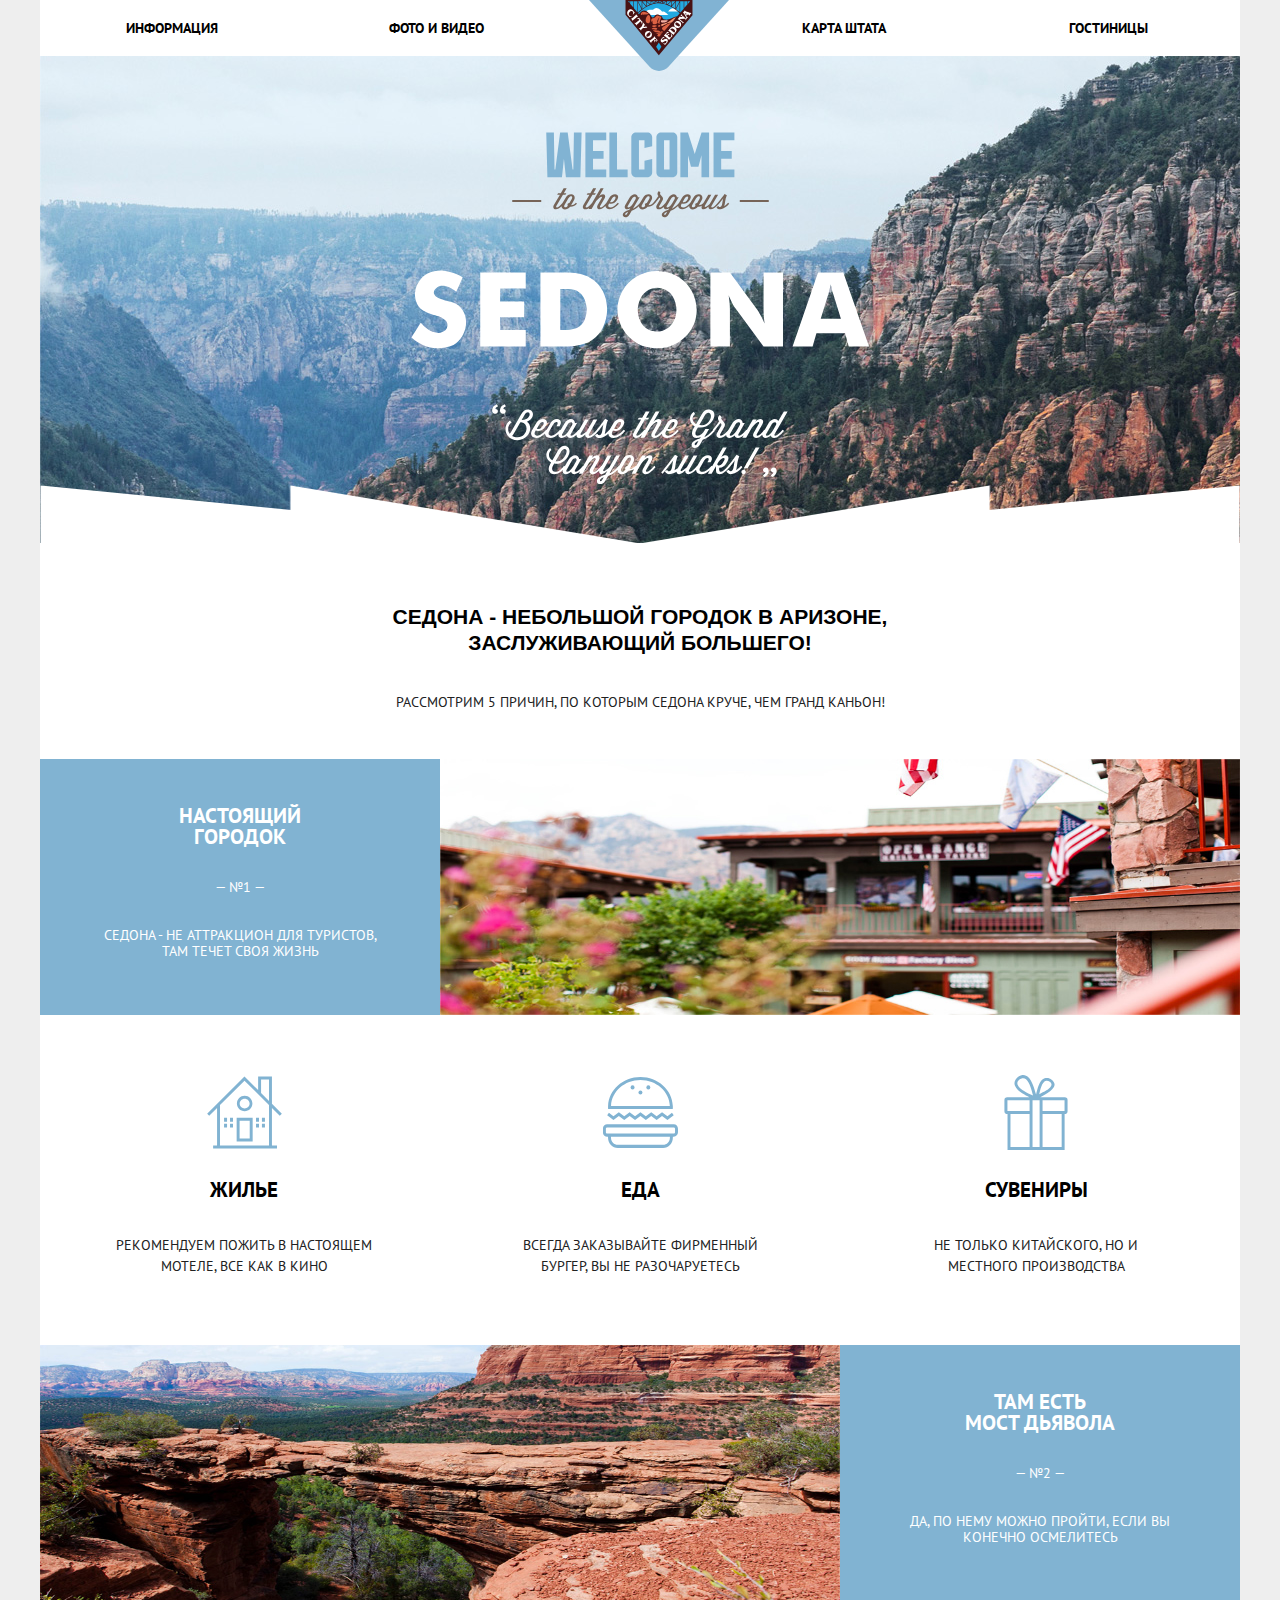
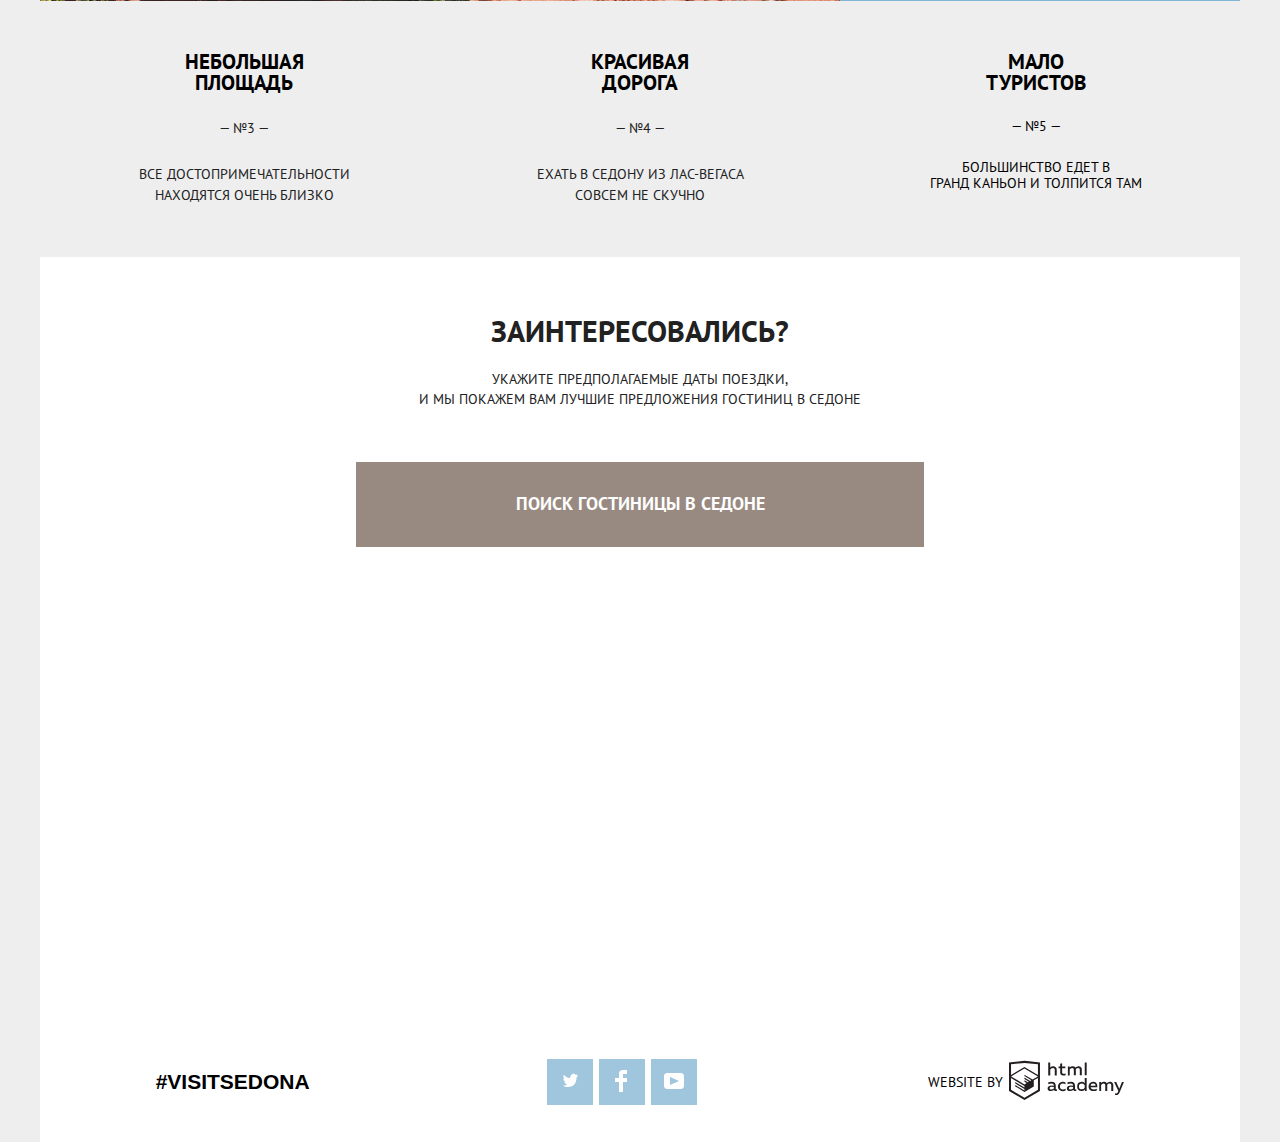
<file: index.html>
<!DOCTYPE html>
<html lang="ru">

<head>
  <meta charset="utf-8">
  <title>HTML Academy: проект Седона index</title>
  <link href="https://fonts.googleapis.com/css?family=PT+Sans:400,700,700i&amp;subset=cyrillic" rel="stylesheet">
  <link href="css/normalize.css" rel="stylesheet">
  <link href="css/styles.css" rel="stylesheet">
</head>

<body>
  <header class="main-header">
    <nav class="header-nav">
      <div class="img-logo">
        <a class="img-link" href="index.html">
          <img src="img/logo-sedona.svg" width="140" height="71" alt="Логотип Sedona Town">
        </a>
      </div>
      <ul class="site-nav">
        <li>
          <a href="#">информация</a>
        </li>
        <li>
          <a href="#">фото и видео</a>
        </li>
        <li class="nav-pos-offset">
          <a href="#">карта штата</a>
        </li>
        <li>
          <a href="hotels.html">гостиницы</a>
        </li>
      </ul>
    </nav>

    <div class="back-pic">
      <img class="intro-center" src="img/intro-welcome.svg" width="459" height="353" alt="приглашение">
      <div class="dent-field">
        <img src="img/polygon-sedona.png" width="1200" height="59" alt="зубчатая заставка">
      </div>
    </div>
    <div class="announce-block">
      <p class="announce-first">
        седона - небольшой городок в аризоне,<br>
        заслуживающий большего!
      </p>
      <p class="announce-second">рассмотрим 5 причин, по которым седона круче, чем гранд каньон!</p>
    </div>
  </header>

  <main class="container">
    <h1 class="visually-hidden">Достопримечательности и преимущества Седоны</h1>

    <section class="advantages">
      <ul>
        <li class="advantages-list">
          <div class="advantages-box">
            <p class="adv-box-1">настоящий<br>городок</p>
            <p class="adv-box-2">&mdash; №1 &mdash;</p>
            <p class="adv-box-3">седона - не аттракцион для туристов,<br>там течет своя жизнь</p>
          </div>
          <img src="img/layer-10.jpg" width="800" height="256" alt="вид на здания">
        </li>

        <li class="advantages-list">
          <div class="advantages-details icon-block">
            <img class="adv-icon" src="img/icon-1.svg" width="75" height="75" alt="эмблема домика">
            <p class="adv-head adv-head-text">жилье</p>
            <p class="adv-comment adv-comment-text">рекомендуем пожить в настоящем<br>мотеле, все как в кино</p>
          </div>
          <div class="advantages-details icon-block">
            <img class="adv-icon" src="img/icon-3.svg" width="75" height="75" alt="эмблема еды">
            <p class="adv-head adv-head-text">еда</p>
            <p class="adv-comment adv-comment-text">всегда заказывайте фирменный<br>бургер, вы не разочаруетесь</p>
          </div>
          <div class="advantages-details icon-block">
            <img class="adv-icon" src="img/icon-2.svg" width="75" height="75" alt="эмблема подарка">
            <p class="adv-head adv-head-text">сувениры</p>
            <p class="adv-comment adv-comment-text">не только китайского, но и<br>местного производства</p>
          </div>
        </li>

        <li class="advantages-list">
          <img src="img/layer-5.jpg" width="800" height="256" alt="карниз в горах">
          <div class="advantages-box">
            <p class="adv-box-1">там есть<br>мост дьявола</p>
            <p class="adv-box-2">&mdash; №2 &mdash;</p>
            <p class="adv-box-3">да, по нему можно пройти, если вы<br>конечно осмелитесь</p>
          </div>
        </li>

        <li class="addition-adv advantages-list">
          <div class="advantages-details">
            <p class="environ-head adv-head-text">небольшая площадь</p>
            <p class="environ-text adv-comment-text">&mdash; №3 &mdash;</p>
            <p class="environ-text adv-comment-text">все достопримечательности<br>находятся очень близко</p>
          </div>
          <div class="advantages-details">
            <p class="environ-head adv-head-text">красивая дорога</p>
            <p class="environ-text adv-comment-text">&mdash; №4 &mdash;</p>
            <p class="environ-text adv-comment-text">ехать в седону из лас-вегаса<br>совсем не скучно</p>
          </div>
          <div class="advantages-details">
            <p class="environ-head adv-head-text">мало туристов</p>
            <p class="environ-text adv-comm-text">&mdash; №5 &mdash;</p>
            <p class="environ-text adv-comm-text">большинство едет в<br>гранд каньон и толпится там</p>
          </div>
        </li>
      </ul>
    </section>

    <section class="interest">
      <h2 class="visually-hidden">дата поездки и состав гостей</h2>
      <div class="interest-box">
        <b>заинтересовались?</b>
        <span>укажите предполагаемые даты поездки,<br>и мы покажем вам лучшие предложения гостиниц в седоне</span>
      </div>
      <div class="hotel-find-interest">
        <h3 class="legend-title">поиск гостиницы в седоне</h3>
        <iframe class="choice-block"
          src="https://www.google.com/maps/embed?pb=!1m18!1m12!1m3!1d1545815.2765765318!2d-112.43998243826746!3d34.39044706526593!2m3!1f0!2f0!3f0!3m2!1i1024!2i768!4f13.1!3m3!1m2!1s0x872da132f942b00d%3A0x5548c523fa6c8efd!2z0KHQtdC00L7QvdCwLCDQkNGA0LjQt9C-0L3QsCA4NjMzNiwg0KHQqNCQ!5e0!3m2!1sru!2sru!4v1553452558633"
          width="1200" height="450" style="border:0" allowfullscreen></iframe>
        <form class="choice-form modal-form" action="https://echo.htmlacademy.ru" method="get">
          <div class="box-input">
            <label for="date-in">дата заезда:</label>
            <div class="input-date-block">
              <input type="text" name="date-in" id="date-in" placeholder="24 апреля" required>
              <img src="img/calendar.svg" width="21" height="22" alt="календарик">
            </div>
            <label for="date-out">дата выезда:</label>
            <div class="input-date-block">
              <input type="text" name="date-out" id="date-out" placeholder="4 июля" required>
              <img src="img/calendar.svg" width="21" height="22" alt="календарик">
            </div>
            <p class="adult-label">взрослые:</p>
            <div class="count-fields-input">
              <button class="button-sign">-</button>
              <input type="number" class="adult-input" name="adult" placeholder="2" required>
              <button class="button-sign">+</button>
            </div>
            <p class="child-label">дети:</p>
            <div class="count-fields-input">
              <button class="button-sign">-</button>
              <input type="number" class="child-input" name="children" placeholder="0" required>
              <button class="button-sign">+</button>
            </div>
          </div>
          <input type="submit" class="hotel-form-send" value="найти">
        </form>
      </div>
    </section>
  </main>

  <footer class="main-footer">
    <p class="visit-box topic-style">#visitsedona</p>
    <ul class="social-block">
      <li class="social-box">
        <a class="social-button b-twitter" href="#">
          <img src="img/twitter.svg" width="17" height="15" alt="твиттер">
        </a>
      </li>
      <li class="social-box">
        <a class="social-button b-facebook" href="#">
          <svg xmlns="http://www.w3.org/2000/svg" width="12" height="22" viewBox="0 0 12 22">
            <path fill="rgba(255, 255, 255, 1)" d="M12 4V0H8a4 4 0 0 0-4 4v4H0v4h4v10h4V12h4V8H8V4h4z" />
          </svg>
        </a>
      </li>
      <li class="social-box">
        <a class="social-button b-youtube" href="#">
          <svg xmlns="http://www.w3.org/2000/svg" xmlns:xlink="http://www.w3.org/1999/xlink" width="20" height="16"
            viewBox="0 0 20 16">
            <path fill="rgba(255, 255, 255, 1)" d="M17 0H3C1.35 0 0 1.35
           0 3v10c0 1.65 1.35 3 3 3h14c1.65 0 3-1.35 3-3V3c0-1.65-1.35-3-3-3zM6.027 11.998V4.002L15.014
           8l-8.987 3.998z" />
          </svg>
        </a>
      </li>
    </ul>
    <div class="copyright-block">
      <p class="web-box">website by</p>
      <a class="copyright-box" href="https://htmlacademy.ru">
        <img src="img/logo-htmlacademy.svg" width="115" height="41" alt="htmlacademy">
      </a>
    </div>
  </footer>

  <script src="js/popup.js"></script>

</body>
</html>
</file>
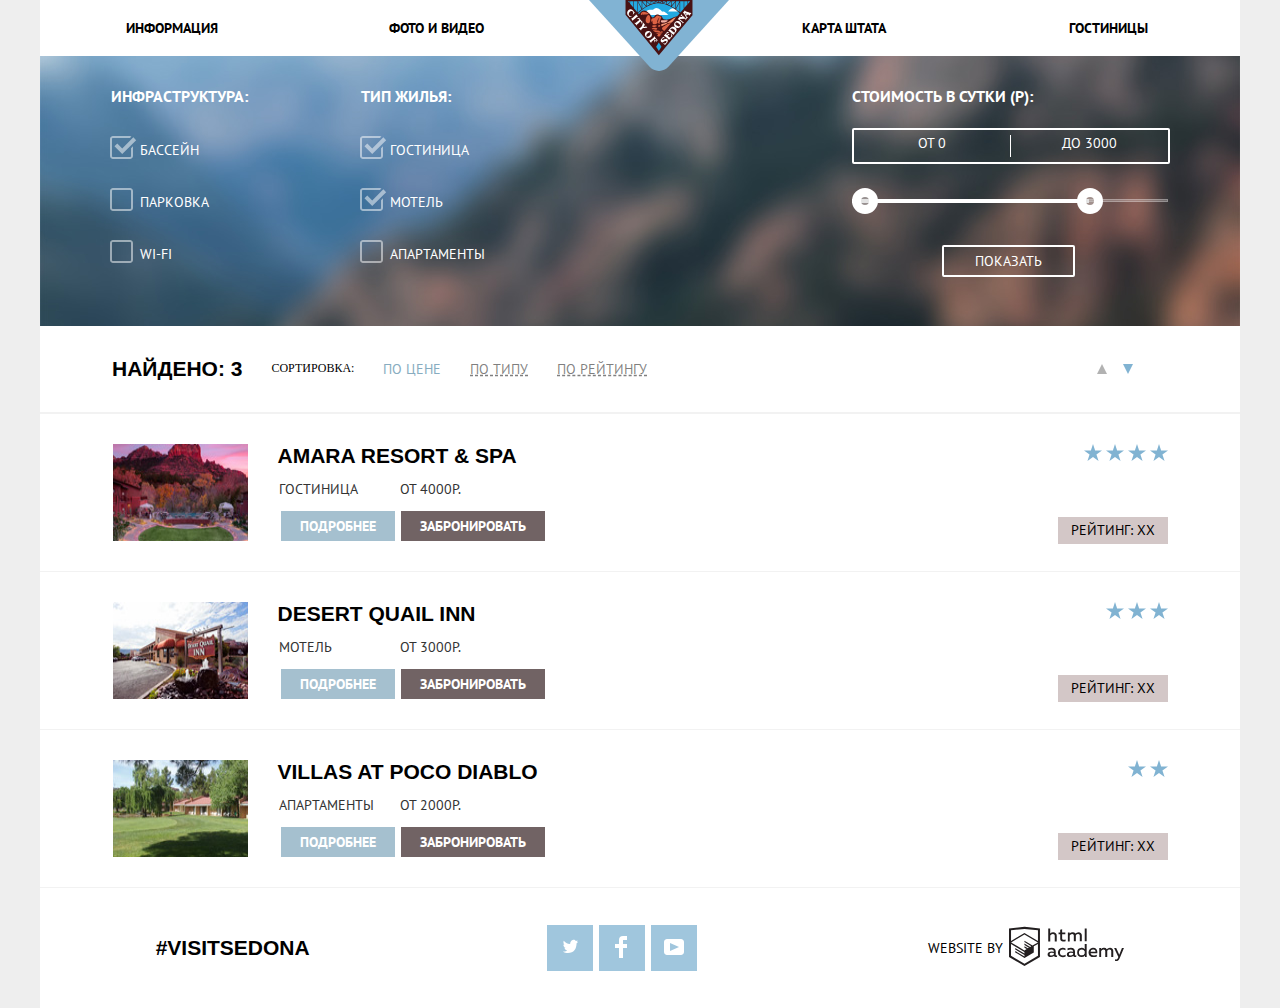
<file: hotels.html>
<!DOCTYPE html>
<html lang="ru">

<head>
  <meta charset="utf-8">
  <title>HTML Academy: проект Седона hotels</title>
  <link href="https://fonts.googleapis.com/css?family=PT+Sans:400,700,700i&amp;subset=cyrillic" rel="stylesheet">
  <link href="css/normalize.css" rel="stylesheet">
  <link href="css/styles.css" rel="stylesheet">
</head>

<body>
  <header class="inner-header">
    <nav class="header-nav">
      <div class="img-logo">
        <a class="img-link" href="index.html">
          <img src="img/logo-sedona.svg" width="140" height="71" alt="Логотип Sedona Town">
        </a>
      </div>
      <ul class="site-nav">
        <li>
          <a href="#">информация</a>
        </li>
        <li>
          <a href="#">фото и видео</a>
        </li>
        <li class="nav-pos-offset">
          <a href="#">карта штата</a>
        </li>
        <li>
          <a href="hotels.html">гостиницы</a>
        </li>
      </ul>
    </nav>
  </header>

  <main class="container">
    <h1 class="visually-hidden">Sedona Town</h1>
    <section class="objects-for-interest">
      <h2 class="visually-hidden">выбранные объекты</h2>
      <form class="choice-interest" action="https://echo.htmlacademy.ru" method="post">
        <fieldset class="infrastructure-block">
          <p>инфраструктура:</p>
          <ul class="infrastructure-list">
            <li>
              <label class="checkbox-label" for="waterpool">
                <input class="checkbox-input" type="checkbox" name="waterpool" id="waterpool" checked>
                <span class="checkbox-icon"></span>
                бассейн
              </label>
            </li>
            <li>
              <label class="checkbox-label" for="parking">
                <input class="checkbox-input" type="checkbox" name="parking" id="parking">
                <span class="checkbox-icon"></span>
                парковка
              </label>
            </li>
            <li>
              <label class="checkbox-label" for="wi-fi">
                <input class="checkbox-input" type="checkbox" name="wi-fi" id="wi-fi">
                <span class="checkbox-icon"></span>
                wi-fi
              </label>
            </li>
          </ul>
        </fieldset>

        <fieldset class="dwelling-block">
          <p>тип жилья:</p>
          <ul class="dwelling-list">
            <li>
              <label class="checkbox-label" for="hotel">
                <input class="checkbox-input" type="checkbox" name="hotel" id="hotel" checked>
                <span class="checkbox-icon"></span>
                гостиница
              </label>
            </li>
            <li>
              <label class="checkbox-label" for="motel">
                <input class="checkbox-input" type="checkbox" name="motel" id="motel" checked>
                <span class="checkbox-icon"></span>
                мотель
              </label>
            </li>
            <li>
              <label class="checkbox-label" for="apartments">
                <input class="checkbox-input" type="checkbox" name="apartments" id="apartments">
                <span class="checkbox-icon"></span>
                апартаменты
              </label>
            </li>
          </ul>
        </fieldset>

        <fieldset class="price-block">
          <p>стоимость в сутки (р):</p>
          <div class="price-range-box">
            <p class="price-range-box-left">от 0</p>
            <p class="price-range-box-right">до 3000</p>
          </div>
          <div class="scale-bar-long"></div>
          <div class="scale-bar-short"></div>
          <div class="white-ball left-ball"></div>
          <div class="white-ball right-ball"></div>
          <div class="button-show-box">
            <input type="submit" value="показать">
          </div>
        </fieldset>
      </form>
    </section>

    <section class="hotels-list">
      <form class="hotel-find" action="https://echo.htmlacademy.ru" method="post">
        <div class="hotel-find-block">
          <h3 class="topic-style topic-style-left">найдено: 3</h3>
          <p class="small-text">сортировка:</p>

          <a class="dwell-choice dwell-choice-selected" href="#">по цене</a>
          <a class="dwell-choice" href="#">по типу</a>
          <a class="dwell-choice" href="#">по рейтингу</a>

          <div class="choice-triang">
            <div class="triang-icon">
              <a class="arrow-up" href="#"></a>
            </div>
            <div class="triang-icon">
              <a class="arrow-down" href="#"></a>
            </div>
          </div>
        </div>
      </form>

      <div class="hotel-stripe first-hotel-stripe">
        <div class="img-box">
          <img src="img/layer-21.jpg" width="135" height="97" alt="amara resort & spa">
        </div>
        <div class="hotel-block">
          <h3 class="hotel-title topic-style topic-style-left">amara resort & spa</h3>
          <p class="hotel-text">гостиница</p>
          <p class="hotel-text hotel-price">от 4000р.</p>
          <a class="actions-box" href="#">подробнее</a>
          <a class="actions-box book-box" href="#">забронировать</a>
        </div>
        <div class="ratings-block">
          <div class="stars-stripe">
            <img src="img/star.svg" width="18" height="17" alt="звездочка">
            <img src="img/star.svg" width="18" height="17" alt="звездочка">
            <img src="img/star.svg" width="18" height="17" alt="звездочка">
            <img src="img/star.svg" width="18" height="17" alt="звездочка">
          </div>
          <div class="rating-box">рейтинг: хх</div>
        </div>
      </div>

      <div class="hotel-stripe">
        <div class="img-box">
          <img src="img/layer-89-copy.jpg" width="135" height="97" alt="desert quail inn">
        </div>
        <div class="hotel-block">
          <h3 class="hotel-title topic-style topic-style-left">desert quail inn</h3>
          <p class="hotel-text">мотель</p>
          <p class="hotel-text hotel-price">от 3000р.</p>
          <a class="actions-box" href="#">подробнее</a>
          <a class="actions-box book-box" href="#">забронировать</a>
        </div>
        <div class="ratings-block">
          <div class="stars-stripe">
            <img src="img/star.svg" width="18" height="17" alt="звездочка">
            <img src="img/star.svg" width="18" height="17" alt="звездочка">
            <img src="img/star.svg" width="18" height="17" alt="звездочка">
          </div>
          <div class="rating-box">рейтинг: хх</div>
        </div>
      </div>

      <div class="hotel-stripe">
        <div class="img-box">
          <img src="img/layer-22.jpg" width="135" height="97" alt="villas at poco diablo">
        </div>
        <div class="hotel-block">
          <h3 class="hotel-title topic-style topic-style-left">villas at poco diablo</h3>
          <p class="hotel-text">апартаменты</p>
          <p class="hotel-text hotel-price">от 2000р.</p>
          <a class="actions-box" href="#">подробнее</a>
          <a class="actions-box book-box" href="#">забронировать</a>
        </div>
        <div class="ratings-block">
          <div class="stars-stripe">
            <img src="img/star.svg" width="18" height="17" alt="звездочка">
            <img src="img/star.svg" width="18" height="17" alt="звездочка">
          </div>
          <div class="rating-box">рейтинг: хх</div>
        </div>
      </div>
    </section>
  </main>

  <footer class="main-footer">
    <p class="visit-box topic-style">#visitsedona</p>
    <ul class="social-block">
      <li class="social-box">
        <a class="social-button b-twitter" href="#">
          <img src="img/twitter.svg" width="17" height="15" alt="твиттер">
        </a>
      </li>
      <li class="social-box">
        <a class="social-button b-facebook" href="#">
          <svg xmlns="http://www.w3.org/2000/svg" width="12" height="22" viewBox="0 0 12 22">
            <path fill="rgba(255, 255, 255, 1)" d="M12 4V0H8a4 4 0 0 0-4 4v4H0v4h4v10h4V12h4V8H8V4h4z" />
          </svg>
        </a>
      </li>
      <li class="social-box">
        <a class="social-button b-youtube" href="#">
          <svg xmlns="http://www.w3.org/2000/svg" xmlns:xlink="http://www.w3.org/1999/xlink" width="20" height="16"
            viewBox="0 0 20 16">
            <path fill="rgba(255, 255, 255, 1)" d="M17 0H3C1.35 0 0 1.35
           0 3v10c0 1.65 1.35 3 3 3h14c1.65 0 3-1.35 3-3V3c0-1.65-1.35-3-3-3zM6.027 11.998V4.002L15.014
           8l-8.987 3.998z" />
          </svg>
        </a>
      </li>
    </ul>
    <div class="copyright-block">
      <p class="web-box">website by</p>
      <a class="copyright-box" href="https://htmlacademy.ru">
        <img src="img/logo-htmlacademy.svg" width="115" height="41" alt="htmlacademy">
      </a>
    </div>
  </footer>

</body>
</html>
</file>
<file: css/styles.css>
body {
  margin: 0 auto;
  padding: 0;
  font-family: "PT Sans", Arial, Helvetica, sans-serif;
  text-transform: uppercase;
  font-stretch: normal;
  font-size: 14px;
  font-style: normal;
  font-weight: normal;
  letter-spacing: normal;
  color: rgba(0, 0, 0, 1);
  background-color: rgba(238, 238, 238, 1);
  width: 1280px;
}

img {
  max-width: 100%;
}

.main-header {
  margin: 0 auto;
  padding: 0;
  width: 1200px;
}

.inner-header {
  margin: 0 auto;
  padding: 0;
  width: 1200px;
}

.header-nav {
  width: 100%;
  min-height: 56px;
  font-size: 14px;
  font-weight: bold;
  font-style: normal;
  color: rgba(0, 0, 0, 1);
  background-color: rgba(255, 255, 255, 1);
  text-align: center;
}

.visually-hidden:not(:focus):not(:active),
input[type="checkbox"].visually-hidden,
input[type="radio"].visually-hidden {
  position: absolute;
  width: 1px;
  height: 1px;
  margin: -1px;
  padding: 0;
  border: 0;
  white-space: nowrap;
  clip-path: inset(100%);
  clip: rect(0 0 0 0);
  overflow: hidden;
}

.img-logo {
  position: absolute;
  z-index: 3;
  left: 46%;
  max-width: 142px;
  height: 71px;
  background-color: transparent;
}

.img-link {
  padding: 0;
  color: rgba(0, 0, 0, 1);
  text-decoration: none;
}

.site-nav {
  top: 81px;
  margin: 0;
  padding: 0;
  list-style: none;
  height: 56px;
  display: -webkit-flex;
  -webkit-justify-content: space-around;
  -webkit-align-items: center;
  -webkit-flex-wrap: nowrap;
  display: -moz-flex;
  -moz-justify-content: space-around;
  -moz-align-items: center;
  -moz-flex-wrap: nowrap;
  display: -ms-flex;
  -ms-justify-content: space-around;
  -ms-align-items: center;
  -ms-flex-wrap: nowrap;
  display: flex;
  justify-content: space-around;
  align-items: center;
  flex-wrap: nowrap;
}

.site-nav>li {
  display: block;
  width: 142px;
}

.site-nav a {
  display: block;
  padding: 22px 0;
  color: rgba(0, 0, 0, 1);
  text-decoration: none;
}

.site-nav a:hover {
  color: rgba(129, 179, 210, 1);
}

.nav-pos-offset {
  margin-left: 144px;
}

.back-pic {
  margin: 0 auto;
  padding: 0;
  width: auto;
  height: 487px;
  color: rgba(256, 256, 256, 1);
  background-color: rgba(0, 0, 0, 1);
  background-image: url("../img/background-photo.jpg");
  background-repeat: no-repeat;
  background-position: 0 -59px;
}

.intro-center {
  display: block;
  padding: 0;
  margin: 0 auto;
  padding-top: 76px;
}

.dent-field {
  width: auto;
  height: 59px;
  padding: 0;
  margin: 0 auto;
}

.announce-block {
  height: 216px;
  margin: 0 auto;
  padding: 0;
}

.announce-first {
  margin: 0 auto;
  padding: 0;
  padding-top: 61px;
  font-family: "PTSans-Bold", Arial, Helvetica, sans-serif;
  font-size: 21px;
  font-weight: bold;
  line-height: 1.24;
  text-align: center;
  color: rgba(0, 0, 0, 1);
  background-color: rgba(256, 256, 256, 1);
}

.announce-second {
  margin: 0 auto;
  padding: 0;
  padding-top: 38px;
  padding-bottom: 56px;
  text-align: center;
  color: rgba(33, 33, 33, 1);
  background-color: rgba(256, 256, 256, 1);
}

.container {
  margin: 0 auto;
  padding: 0;
  width: 1200px;
}

.advantages {
  margin: 0 auto;
  padding: 0;
  width: auto;
  color: rgba(0, 0, 0, 1);
  background-color: rgba(255, 255, 255, 1);
}

.advantages ul {
  margin: 0;
  padding: 0;
}

.advantages-list {
  display: -webkit-flex;
  -webkit-justify-content: center;
  -webkit-align-items: center;
  -webkit-flex-wrap: nowrap;
  display: -moz-flex;
  -moz-justify-content: center;
  -moz-align-items: center;
  -moz-flex-wrap: nowrap;
  display: -ms-flex;
  -ms-justify-content: center;
  -ms-align-items: center;
  -ms-flex-wrap: nowrap;
  display: flex;
  justify-content: center;
  align-items: center;
  flex-wrap: nowrap;
  margin: 0;
  padding: 0;
  width: auto;
  text-decoration: none;
  list-style: none;
}

.advantages-box {
  margin: 0;
  padding: 0;
  height: 256px;
  width: 400px;
  background-color: rgba(129, 179, 210, 1);
  color: rgba(255, 255, 255, 1);
  text-align: center;
}

.adv-box-1 {
  margin: 0;
  padding: 46px 60px 0 60px;
  font-size: 21px;
  font-weight: bold;
  line-height: 21px;
}

.adv-box-2,
.adv-box-3 {
  margin: 0;
  padding: 32px 60px 0 60px;
}

.advantages-box img {
  display: block;
}

.advantages-details {
  display: -webkit-flex;
  -webkit-justify-content: center;
  -webkit-align-items: center;
  -webkit-align-content: flex-start;
  -webkit-flex-wrap: wrap;
  display: -moz-flex;
  -moz-justify-content: center;
  -moz-align-items: center;
  -moz-align-content: flex-start;
  -moz-flex-wrap: wrap;
  display: -ms-flex;
  -ms-justify-content: center;
  -ms-align-items: center;
  -ms-align-content: flex-start;
  -ms-flex-wrap: wrap;
  display: flex;
  justify-content: center;
  align-items: center;
  align-content: flex-start;
  flex-wrap: wrap;
  margin: 0;
  padding: 0;
  width: 33%;
  height: 256px;
  text-align: center;
}

.icon-block {
  height: 330px;
}

.adv-icon {
  display: block;
  margin: 60px 162px 0 162px;
  padding: 0;
}

.adv-head {
  margin: 29px 160px 0 160px;
  padding: 0;
}

.adv-head-text {
  font-size: 21px;
  font-weight: bold;
  line-height: 21px;
}

.adv-comment {
  margin: 35px 68px 0 68px;
  padding: 0;
}

.adv-comment-text {
  font-size: 14px;
  font-weight: normal;
  line-height: 21px;
  color: rgba(33, 33, 33, 1);
}

.addition-adv {
  height: 256px;
  background-color: rgba(238, 238, 238, 1);
}

.environ-head {
  margin: 50px 120px 0 120px;
  padding: 0;
}

.environ-text {
  margin: 25px 92px 0 92px;
  padding: 0;
}

.objects-for-interest {
  margin: 0 auto;
  padding: 0;
  width: 1200px;
  height: 270px;
  color: rgba(33, 33, 33, 1);
  background-color: rgba(256, 256, 256, 1);
}

.choice-interest {
  margin: 0 auto;
  padding: 0;
  width: auto;
  height: 270px;
  color: rgba(256, 256, 256, 1);
  background-color: rgba(0, 0, 0, 1);
  background-image: url("../img/filter-background.jpg");
  background-repeat: no-repeat;
  background-position: left -289px;
  display: -webkit-flex;
  -webkit-justify-content: space-around;
  -webkit-align-items: stretch;
  -webkit-flex-wrap: nowrap;
  display: -moz-flex;
  -moz-justify-content: space-around;
  -moz-align-items: stretch;
  -moz-flex-wrap: nowrap;
  display: -ms-flex;
  -ms-justify-content: space-around;
  -ms-align-items: stretch;
  -ms-flex-wrap: nowrap;
  display: flex;
  justify-content: space-around;
  align-items: stretch;
  flex-wrap: nowrap;
}

.infrastructure-block,
.dwelling-block,
.price-block {
  display: block;
  width: 200px;
  margin: 0;
  margin-left: 71px;
  padding: 0;
  text-align: left;
  border: none;
  outline: none;
}

.infrastructure-block>p,
.dwelling-block>p,
.price-block>p {
  display: block;
  margin: 0;
  margin-top: 31px;
  padding: 0;
  font-size: 16px;
  font-weight: bold;
}

.infrastructure-list,
.dwelling-list {
  margin: 0;
  margin-top: 37px;
  padding: 0;
  text-decoration: none;
  list-style: none;
}

.infrastructure-list li,
.dwelling-block li,
.price-range-box {
  display: block;
  margin: 0;
  margin-top: 22px;
  padding: 0;
  height: 30px;
}

.checkbox-label {
  position: relative;
  top: 0;
  left: 29px;
  cursor: pointer;
}

.checkbox-input {
  display: none;
}

.checkbox-icon {
  position: absolute;
  top: -5px;
  left: -30px;
  width: 27px;
  height: 27px;
  background-image: url("../img/checkbox-off.svg");
  background-repeat: no-repeat;
  background-position: 0 0;
  opacity: 0.5;
}

.checkbox-input:active~.checkbox-icon,
.checkbox-input:focus~.checkbox-icon,
.checkbox-input:checked~.checkbox-icon {
  background-image: url("../img/checkbox-on.svg");
  background-repeat: no-repeat;
  background-position: 0 0;
  opacity: .5;
}

.checkbox-label:hover,
.checkbox-label:hover>.checkbox-icon {
  opacity: 1;
}

.checkbox-input:checked:hover~.checkbox-icon {
  opacity: 1;
}


.price-block {
  width: 700px;
  position: relative;
}

.price-block>p,
.price-range-box,
.scale-bar-long,
.scale-bar-short,
.button-show-box {
  margin-left: 240px;
}

.price-range-box {
  margin-top: 23px;
  height: 32px;
  border: 2px solid rgba(256, 256, 256, 1);
  border-radius: 2px;
  display: -webkit-flex;
  -webkit-justify-content: center;
  -webkit-align-items: center;
  -webkit-flex-wrap: nowrap;
  display: -moz-flex;
  -moz-justify-content: center;
  -moz-align-items: center;
  -moz-flex-wrap: nowrap;
  display: -ms-flex;
  -ms-justify-content: center;
  -ms-align-items: center;
  -ms-flex-wrap: nowrap;
  display: flex;
  justify-content: center;
  align-items: center;
  flex-wrap: nowrap;
}

.price-range-box,
.scale-bar-long,
.button-show-box {
  width: 314px;
}

.price-range-box-left,
.price-range-box-right {
  margin: 6px auto;
  padding: 0;
  height: 22px;
  width: 155px;
  text-align: center;
}

.price-range-box-left {
  border-right: 1px solid rgba(255, 255, 255, 1);
}

.scale-bar-long {
  position: relative;
  top: 19px;
  margin-top: 16px;
  margin-bottom: 0;
  height: 1px;
  border: 1px solid rgba(255, 255, 255, 0.25);
  background-color: rgba(255, 255, 255, 0.25);
}

.scale-bar-short {
  margin-top: 16px;
  margin-bottom: 0;
  width: 235px;
  height: 2px;
  border: 1px solid rgba(255, 255, 255, 1);
  background-color: rgba(255, 255, 255, 1);
}

.white-ball {
  position: relative;
  width: 8px;
  height: 8px;
  background-color: rgba(200, 200, 200, 0.5);
  border: 9px solid rgba(255, 255, 255, 1);
  border-radius: 50%;
}

.left-ball {
  top: -15px;
  left: 240px;
}

.right-ball {
  top: -41px;
  left: 465px;
}

.button-show-box {
  margin-top: -10px;
}

.button-show-box input[type="submit"] {
  display: block;
  margin: 0 auto;
  width: 133px;
  height: 32px;
  background-color: transparent;
  color: rgba(256, 256, 256, 1);
  text-transform: uppercase;
  font-size: 14px;
  border: 2px solid rgba(256, 256, 256, 1);
  border-radius: 2px;
}


.hotels-list {
  margin: 0 auto;
  padding: 0;
  width: auto;
  color: rgba(33, 33, 33, 1);
  background-color: rgba(256, 256, 256, 1);
}

.hotel-find {
  margin: 0 auto;
  padding: 0;
  width: auto;
}

.hotel-find-block {
  margin: 0;
  margin-left: 72px;
  width: auto;
  height: 86px;
  display: -webkit-flex;
  -webkit-justify-content: baseline;
  -webkit-align-items: center;
  -webkit-flex-wrap: nowrap;
  display: -moz-flex;
  -moz-justify-content: baseline;
  -moz-align-items: center;
  -moz-flex-wrap: nowrap;
  display: -ms-flex;
  -ms-justify-content: baseline;
  -ms-align-items: center;
  -ms-flex-wrap: nowrap;
  display: flex;
  justify-content: baseline;
  align-items: center;
  flex-wrap: nowrap;
}

.topic-style {
  font-family: "PTSans-Bold", Arial, Helvetica, sans-serif;
  font-size: 21px;
  font-weight: bold;
  color: rgba(0, 0, 0, 1);
}

.topic-style-left {
  text-align: left;
}

.small-text {
  margin: 0;
  margin-left: 29px;
  padding: 0;
  font-family: PTSans;
  font-size: 12px;
  font-weight: normal;
  font-style: normal;
  color: rgba(0, 0, 0, 1);
  text-align: left;
}

.hotel-find-block h3 {
  margin: 0;
  padding: 0;
}

.dwell-choice {
  display: block;
  margin: 0;
  margin-left: 29px;
  padding: 0;
  font-family: "PT Sans", Arial, Helvetica, sans-serif;
  text-transform: uppercase;
  text-decoration: underline;
  text-decoration-style: dashed;
  background-color: transparent;
  color: rgba(0, 0, 0, 0.5);
}

.dwell-choice-selected {
  text-decoration: none;
  color: rgba(136, 172, 192, 1);
}

.choice-triang {
  margin: 0;
  margin-left: 450px;
  padding: 0;
  background-color: transparent;
}

.triang-icon {
  display: inline-block;
  width: 22px;
  height: 17px;
  text-decoration: none;
}

.arrow-up {
  position: relative;
  top: -14px;
  width: 0;
  height: 0;
  border-left: 5px solid transparent;
  border-right: 5px solid transparent;

  border-bottom: 10px solid rgb(0, 0, 0, 0.3);
}

.arrow-down {
  position: relative;
  top: 14px;
  width: 0;
  height: 0;
  border-left: 5px solid transparent;
  border-right: 5px solid transparent;

  border-top: 10px solid rgb(129, 179, 210, 1);
}


.hotel-stripe {
  display: -webkit-flex;
  -webkit-justify-content: center;
  -webkit-align-items: center;
  -webkit-flex-wrap: wrap;
  display: -moz-flex;
  -moz-justify-content: center;
  -moz-align-items: center;
  -moz-flex-wrap: wrap;
  display: -ms-flex;
  -ms-justify-content: center;
  -ms-align-items: center;
  -ms-flex-wrap: wrap;
  display: flex;
  justify-content: center;
  align-items: center;
  flex-wrap: wrap;
  margin: 0;
  padding: 0;
  width: 1200px;
  height: 157px;
  border-bottom: 1px solid rgba(242, 242, 242, 1);
}

.first-hotel-stripe {
  border-top: 2px solid rgba(242, 242, 242, 1);
}

.img-box {
  margin: 0;
  padding: 30px 0 30px 0;
  width: 135px;
  height: 97px;
}

.hotel-block {
  height: 97px;
  width: 270px;
  margin: 0;
  margin-left: 30px;
  padding: 0;
  display: -webkit-flex;
  -webkit-justify-content: center;
  -webkit-align-items: center;
  -webkit-flex-wrap: wrap;
  display: -moz-flex;
  -moz-justify-content: center;
  -moz-align-items: center;
  -moz-flex-wrap: wrap;
  display: -ms-flex;
  -ms-justify-content: center;
  -ms-align-items: center;
  -ms-flex-wrap: wrap;
  display: flex;
  justify-content: center;
  align-items: center;
  flex-wrap: wrap;
}

.hotel-title {
  padding: 0;
  margin: 0;
  width: 270px;
}

.hotel-title:hover {
  color: rgba(136, 172, 192, 1);
}

.hotel-text {
  margin: 0;
  margin-top: 13px;
  padding: 0;
  height: 11px;
  width: 115px;
  text-align: left;
  color: rgba(51, 51, 51, 1);
}

.hotel-price {
  margin-left: 6px;
  width: 147px;
}

.actions-box {
  display: block;
  margin: 0;
  margin-top: 19px;
  padding: 7px 19px;
  text-align: center;
  background-color: rgba(136, 172, 192, 1);
  opacity: 0.75;
  color: rgba(255, 255, 255, 1);
  font-weight: bold;
  text-decoration: none;
}

.actions-box:hover {
  opacity: 1;
}

.book-box {
  margin-left: 6px;
  background-color: rgba(66, 47, 49, 1);
}

.book-box p {
  background-color: rgba(66, 47, 49, 1);
}

.ratings-block {
  margin: 0;
  margin-left: 10px;
  padding: 0;
  width: 610px;
  height: 97px;
}

.stars-stripe {
  margin: 0;
  padding: 0;
  text-align: right;
}

.rating-box {
  margin: 0;
  margin-top: 53px;
  margin-left: 500px;
  padding: 5px 0 6px 0;
  width: 110px;
  text-align: center;
  color: rgba(0, 0, 0, 1);
  background-color: rgba(211, 199, 199, 1);
}

.interest {
  margin: 0 auto;
  padding: 0;
  padding-top: 57px;
  width: auto;
  background-color: rgba(255, 255, 255, 1);
}

.interest-box {
  margin: 0 auto;
  padding: 0;
  height: 96px;
  width: 444px;
  color: rgba(33, 33, 33, 1);
  background-color: rgba(255, 255, 255, 1);
  text-align: center;
}

.interest-box b {
  display: block;
  font-size: 30px;
  font-weight: bold;
}

.interest-box span {
  display: block;
  margin: 0;
  margin-top: 20px;
  line-height: 20px;
}

.hotel-find-interest {
  position: relative;
  margin: 0 auto;
  margin-top: 52px;
  padding: 0;
  width: auto;
  font-size: 12px;
  font-weight: bold;
  color: rgba(0, 0, 0, 1);
  background-color: rgba(255, 255, 255, 1);
}

.legend-title {
  margin: 0 auto;
  padding: 32px 0;
  width: 568px;
  max-height: 86px;
  font-size: 18px;
  font-weight: bold;
  text-align: center;
  cursor: pointer;
  color: rgba(255, 255, 255, 1);
  background-color: rgba(118, 99, 87, 1);
  opacity: .75;
}

.legend-title:hover {
  opacity: 1;
}

.choice-block {
  margin: 0;
  padding: 0;
  height: 473px;
  width: 1200px;
}

/* pop up form */
@keyframes leftmove {
  0%   {    transform: translateX(-1000px);  }
  80%  {    transform: translateX(15px);     }
  100% {    transform: translateX(0);        }
}

.modal-form {
  display: none;
}

.modal {
  display: block;
  animation-name: leftmove;
  animation-duration: .5s;
}

.choice-form {
  position: absolute;
  top: 84px;
  left: 316px;
  margin: 0 auto;
  padding: 0;
  width: 568px;
  height: 395px;
  background-color: rgba(255, 255, 255, 1);
}

.box-input {
  margin: 0 auto;
  padding: 55px;
  height: 173px;
  width: 452px;
  display: -webkit-flex;
  -webkit-justify-content: center;
  -webkit-align-content: space-between;
  -webkit-align-items: center;
  -webkit-flex-wrap: wrap;
  display: -moz-flex;
  -moz-justify-content: center;
  -moz-align-content: space-between;
  -moz-align-items: center;
  -moz-flex-wrap: wrap;
  display: -ms-flex;
  -ms-justify-content: center;
  -ms-align-content: space-between;
  -ms-align-items: center;
  -ms-flex-wrap: wrap;
  display: flex;
  justify-content: center;
  align-content: space-between;
  align-items: center;
  flex-wrap: wrap;
  border: none;
  background-color: rgba(255, 255, 255, 1);
}

.box-input label {
  display: block;
  width: 95px;
  margin: 0;
  padding: 0;
  font-weight: bold;
}

.input-date-block {
  margin: 0;
  padding: 0;
  width: 346px;
  height: 38px;
  background-color: rgba(242, 242, 242, 1);
  opacity: .75;
}

.input-date-block input[type="text"] {
  display: inline-block;
  margin: 0;
  padding: 14px 0 12px 0;
  width: 315px;
  border: none;
  outline: none;
  background-color: rgba(242, 242, 242, 1);
}

.input-date-block img {
  display: inline-block;
  margin: 0;
  margin-left: 1px;
  padding: 0;
  border: none;
  outline: none;
  vertical-align: middle;
  color: rgba(0, 0, 0, 1);
  background-color: rgba(169, 169, 169, 1);
}

.adult-label {
  width: 95px;
  margin: 0;
  padding: 0;
  text-align: left;
  font-weight: bold;
}

.child-label {
  width: 105px;
  margin: 0;
  padding: 0;
  text-align: center;
  font-weight: bold;
}

.count-fields-input {
  margin: 0;
  width: 121px;
  padding: 0;
  border: none;
  background-color: rgba(242, 242, 242, 1);
}

.button-sign {
  display: inline-block;
  margin: 0;
  padding: 0;
  height: 38px;
  width: 37px;
  border: none;
  outline: none;
  background-color: rgba(242, 242, 242, 1);
  cursor: pointer;
  opacity: .6;
}

.minus-sign::before {
  content: "-";
  font-size: 28px;
  opacity: .75;
  vertical-align: middle;
}

.plus-sign::before {
  content: "+";
  font-size: 28px;
  opacity: .75;
  vertical-align: middle;
}

.adult-input,
.child-input {
  display: inline-block;
  margin: 0;
  padding: 10px 0 12px 0;
  vertical-align: middle;
  width: 38px;
  text-align: center;
  border: none;
  background-color: rgba(242, 242, 242, 1);
  opacity: .6;
}

.hotel-form-send {
  display: block;
  margin: 0 auto;
  padding: 17px 0 22px 0;
  width: 452px;
  color: rgb(255, 255, 255, 1);
  background-color: rgba(129, 179, 210, 1);
  font-size: 21px;
  font-weight: bold;
  text-align: center;
  opacity: .75;
  cursor: pointer;
  border: none;
  outline: none;
}

.input-date-block:hover,
.button-sign:hover,
.adult-input:hover,
.child-input:hover,
.hotel-form-send:hover {
  opacity: 1;
}

/* footer style */
.main-footer {
  margin: 0 auto;
  padding: 0;
  width: 1200px;
  height: 120px;
  display: -webkit-flex;
  -webkit-justify-content: space-around;
  -webkit-align-items: center;
  -webkit-flex-wrap: nowrap;
  display: -moz-flex;
  -moz-justify-content: space-around;
  -moz-align-items: center;
  -moz-flex-wrap: nowrap;
  display: -ms-flex;
  -ms-justify-content: space-around;
  -ms-align-items: center;
  -ms-flex-wrap: nowrap;
  display: flex;
  justify-content: space-around;
  align-items: center;
  flex-wrap: nowrap;
  background-color: rgba(255, 255, 255, 1);
}

.visit-box {
  margin: 0;
  padding: 0;
}

.social-block {
  margin: 0;
  padding: 0;
  display: -webkit-flex;
  -webkit-justify-content: space-around;
  -webkit-align-items: center;
  -webkit-flex-wrap: nowrap;
  display: -moz-flex;
  -moz-justify-content: space-around;
  -moz-align-items: center;
  -moz-flex-wrap: nowrap;
  display: -ms-flex;
  -ms-justify-content: space-around;
  -ms-align-items: center;
  -ms-flex-wrap: nowrap;
  display: flex;
  justify-content: space-around;
  align-items: center;
  flex-wrap: nowrap;
  color: rgba(255, 255, 255, 1);
}

.social-box {
  margin: 0;
  margin-left: 6px;
  padding: 0;
  height: 46px;
  width: 46px;
  background-color: rgba(129, 179, 210, 1);
  color: rgba(255, 255, 255, 1);
  text-decoration: none;
  list-style: none;
  opacity: .75;
}

.social-box:hover {
  opacity: 1;
  transition: .3s all;
}

.social-button {
  display: block;
  margin: 0;
  text-decoration: none;
}

.b-twitter {
  padding: 14px 15px 12px 16px;
}

.b-facebook {
  padding: 11px 15px 9px 16px;
}

.b-youtube {
  padding: 14px 12px 12px 13px;
}

.copyright-block {
  margin: 0;
  padding: 0;
  display: flex;
  justify-content: space-between;
  align-items: center;
  flex-wrap: nowrap;
}

.web-box {
  display: block;
  margin: 0;
  padding: 0;
}

.copyright-box {
  display: block;
  margin: 0;
  margin-left: 6px;
  padding: 0;
}

.copyright-box a {
  margin: 0;
  padding: 0;
  text-decoration: none;
  color: rgba(0, 0, 0, 1);
  background-color: rgba(255, 255, 255, 1);
}
</file>
